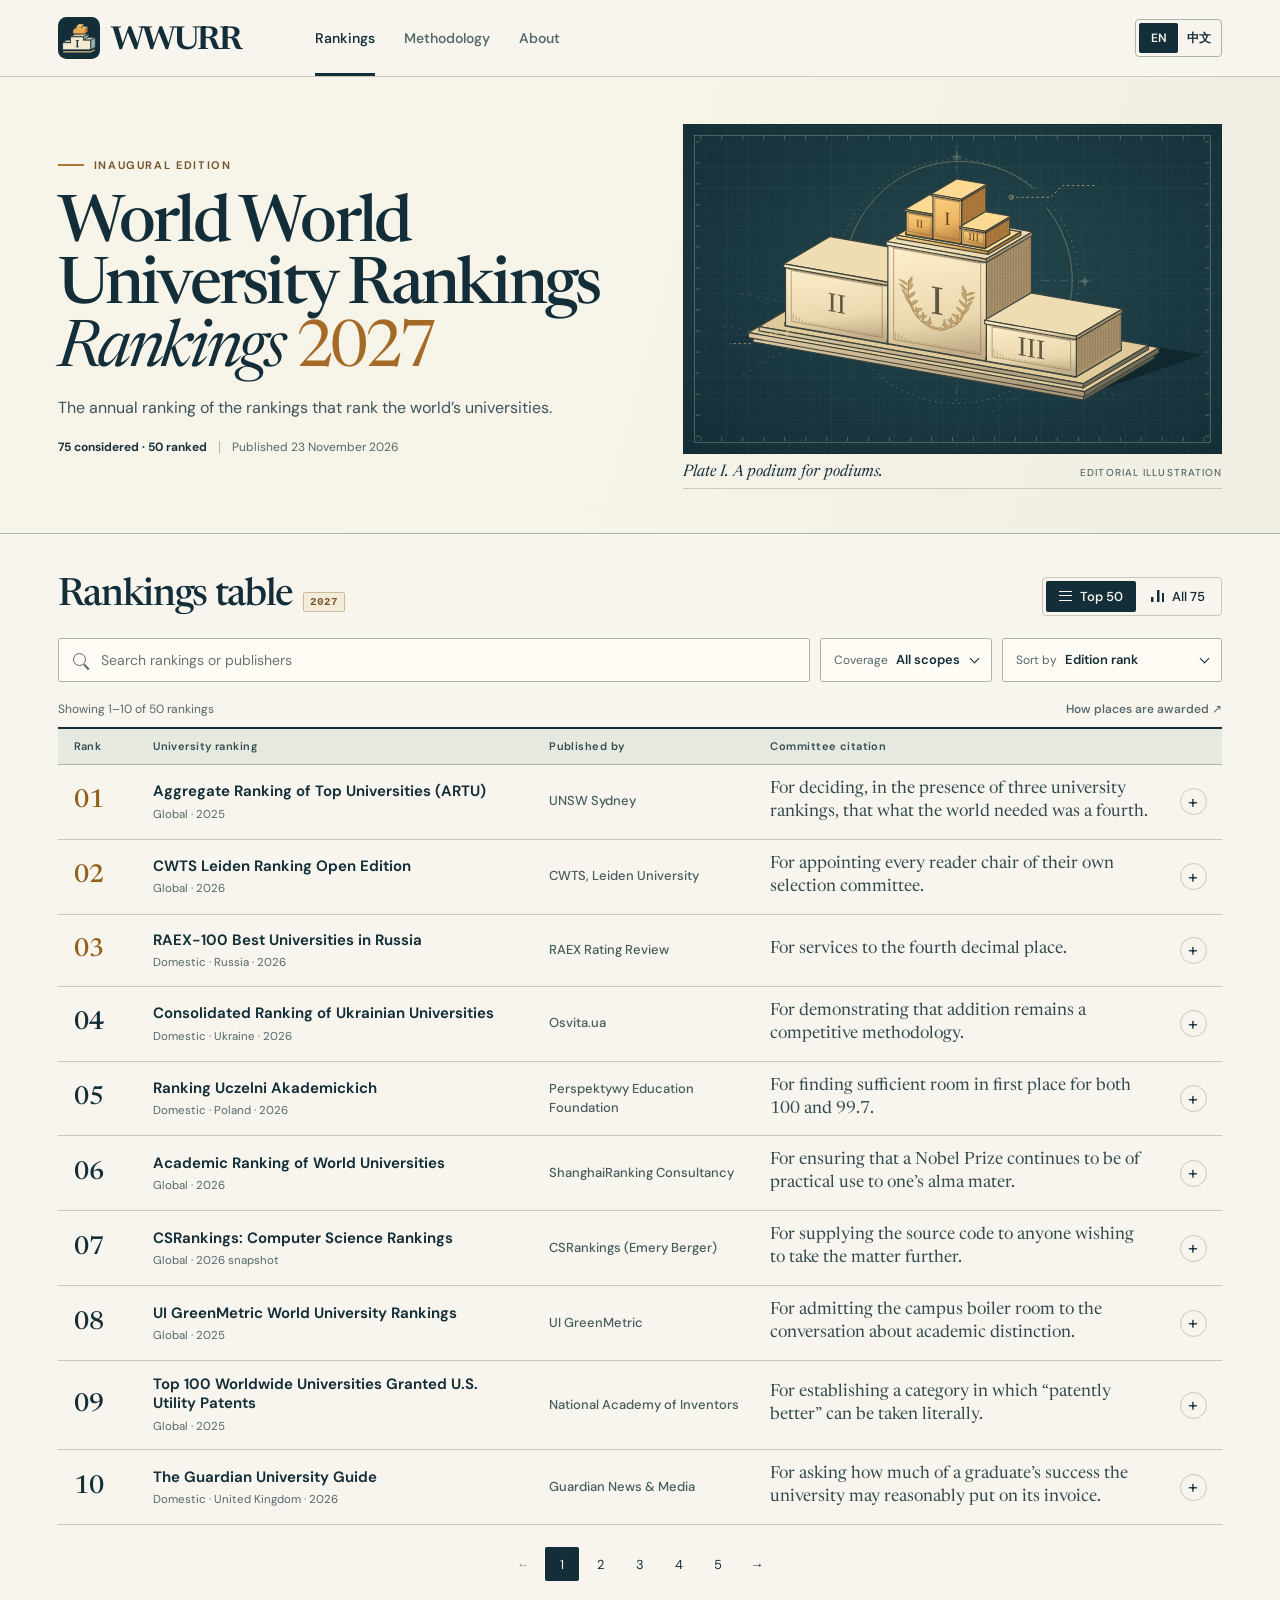
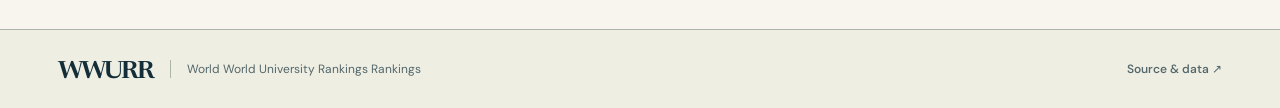
<file: index.html>
<!doctype html>
<html lang="en"><head>
  <meta charset="utf-8"><meta name="viewport" content="width=device-width, initial-scale=1">
  <title>World World University Rankings Rankings</title>
  <link rel="icon" href="assets/mark.svg" type="image/svg+xml">
  <link rel="canonical" href="https://silvanxiang.github.io/world-world-university-rankings-rankings/2027/">
  <script>location.replace("./2027/" + location.search + location.hash);</script>
</head><body><h1>World World University Rankings Rankings</h1><a href="./2027/">Open the 2027 edition · 查看 2027 年版</a></body></html>
</file>
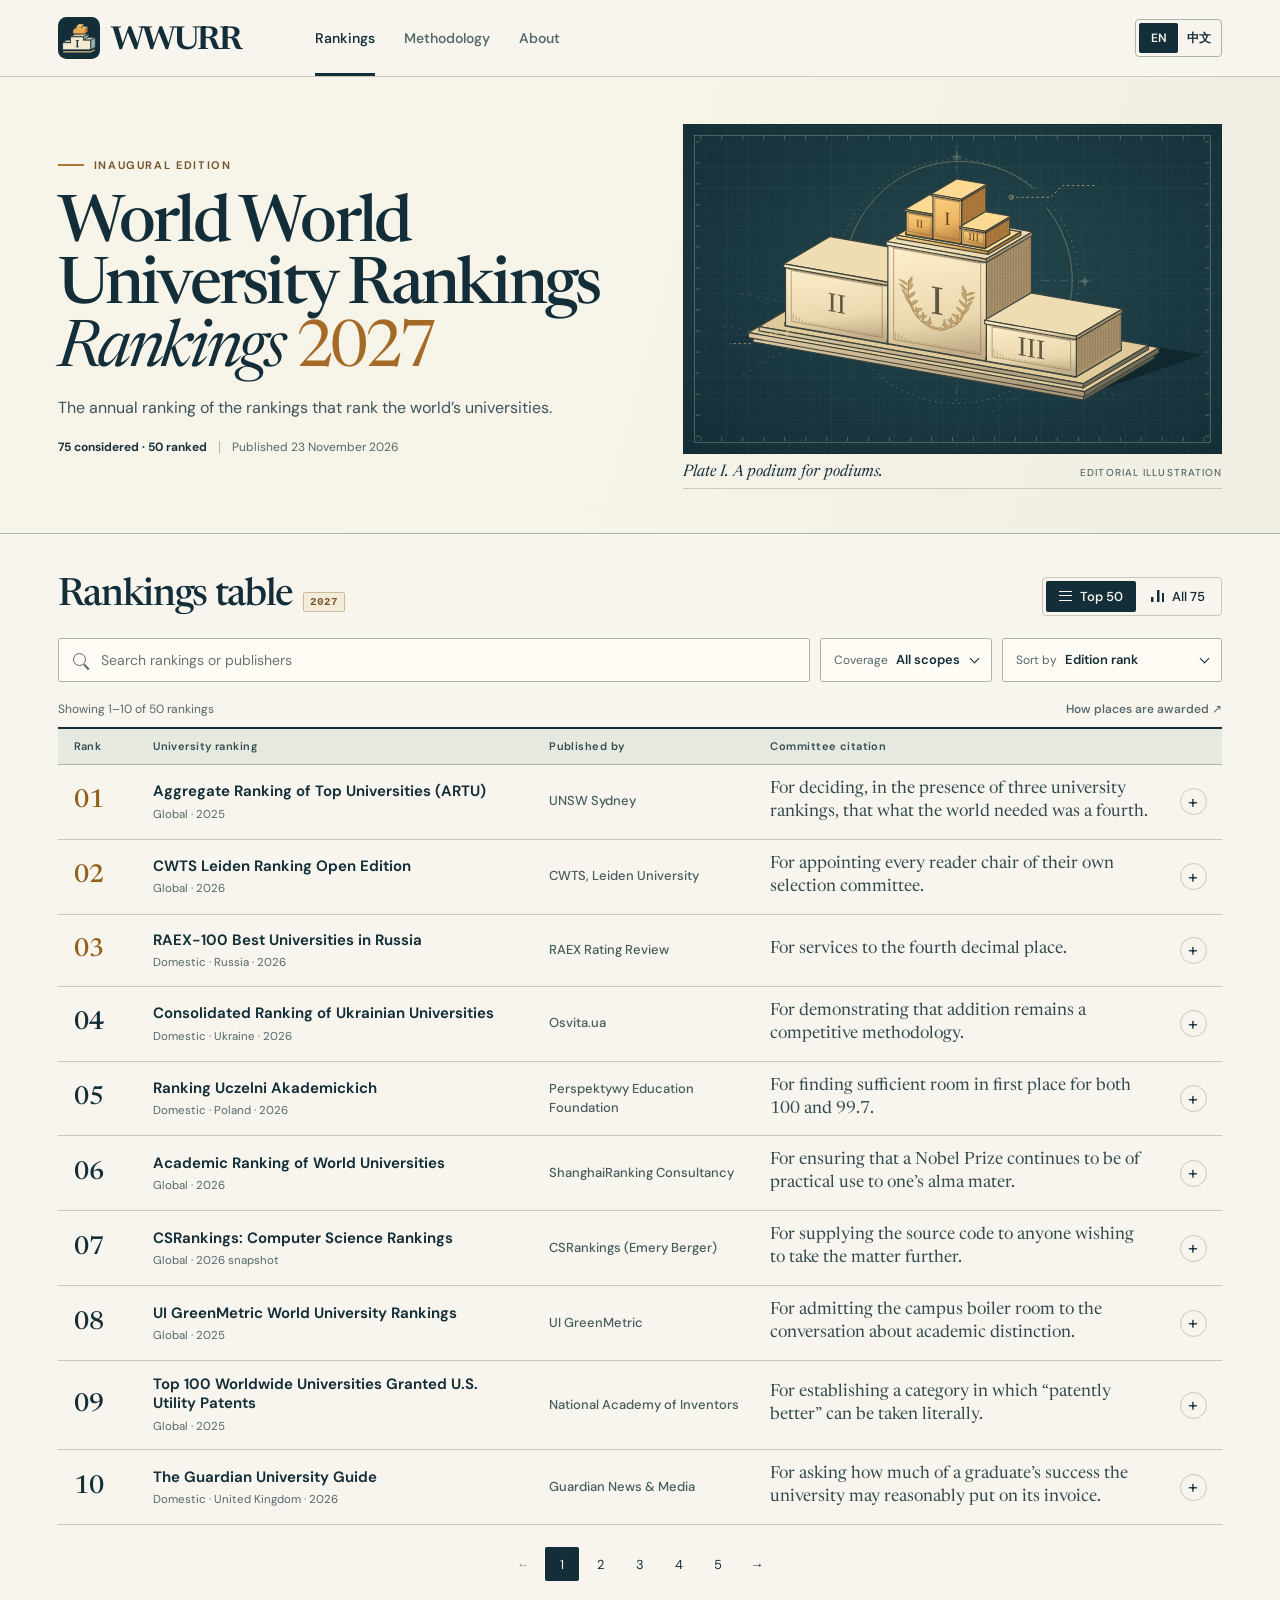
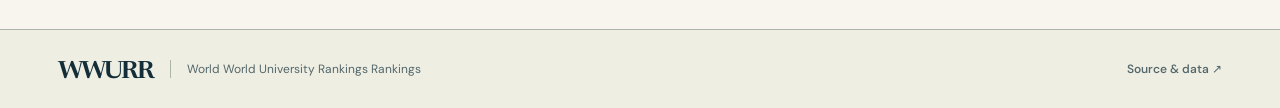
<file: 2027/index.html>
<!doctype html>
<html lang="en">
<head>
  <meta charset="utf-8">
  <meta name="viewport" content="width=device-width, initial-scale=1">
  <meta name="theme-color" content="#142e39">
  <title>World World University Rankings Rankings 2027</title>
  <meta name="description" content="75 university rankings considered. 50 places awarded. Read the 2027 bilingual ranking of rankings and the committee’s citations.">
  <meta property="og:title" content="World World University Rankings Rankings 2027">
  <meta property="og:description" content="75 university rankings considered. 50 places awarded. Read the 2027 bilingual ranking of rankings and the committee’s citations.">
  <meta property="og:type" content="website">
  <link rel="icon" type="image/svg+xml" href="../assets/mark.svg">
  <link rel="preload" href="../assets/fonts/newsreader-normal.woff2" as="font" type="font/woff2" crossorigin>
  <link rel="stylesheet" href="../assets/site.css">
  <script src="edition.js" defer></script>
  <script src="../assets/copy.js" defer></script>
  <script src="../assets/site.js" defer></script>
</head>
<body data-page="rankings">
  <a href="#main" class="skip" data-i18n="skip">Skip to content</a>
  <header class="site-header">
    <div class="wrap nav-wrap">
      <a class="brand" href="./" aria-label="World World University Rankings Rankings">
        <img src="../assets/mark.svg" alt="" width="42" height="42">
        <span class="brand-name">WWURR</span>
      </a>
      <nav class="primary-nav" aria-label="Primary" data-i18n-aria="nav">
        <a href="./" aria-current="page" data-i18n="rankingsNav">Rankings</a>
        <a href="methodology.html" data-i18n="methodNav">Methodology</a>
        <a href="../about.html" data-i18n="aboutNav">About</a>
      </nav>
      <div class="locale" role="group" aria-label="Language" data-i18n-aria="language"><button type="button" lang="en" data-lang="en" aria-pressed="true">EN</button><button type="button" lang="zh-CN" data-lang="zh" aria-pressed="false">中文</button></div>
    </div>
  </header>
  <main id="main">
    <section class="hero"><div class="wrap hero-grid">
      <div class="hero-copy">
        <div class="eyebrow edition-kicker"><span class="edition-line"></span><span data-i18n="inaugural">Inaugural edition</span></div>
        <h1 id="edition-title"><span>World World</span><span>University Rankings</span><span><i>Rankings</i> <strong>2027</strong></span></h1>
        <p data-i18n="intro">The annual ranking of the rankings that rank the world’s universities.</p>
        <div class="publication"><strong data-i18n="editionStats">75 considered · 50 ranked</strong><span class="publication-divider" aria-hidden="true"></span><time datetime="2026-11-23" data-i18n="date">Published 23 November 2026</time></div>
      </div>
      <figure class="edition-plate">
        <img src="../assets/double-podium.svg" width="640" height="390" alt="A golden miniature winners’ podium mounted on a larger engraved podium." data-i18n-alt="plateAlt">
        <figcaption><span data-i18n="plateCaption">Plate I. A podium for podiums.</span><span data-i18n="plateMedium">Editorial illustration</span></figcaption>
      </figure>
    </div></section>
    <section class="wrap directory" id="rankings" aria-labelledby="directory-title">
      <div class="directory-heading"><div class="title-group"><h2 id="directory-title" data-i18n="tableTitle">Rankings table</h2><span class="edition-tag">2027</span></div>
        <div class="view-switch" role="group" data-i18n-aria="viewLabel" aria-label="Table view"><button type="button" data-view="ranked" aria-pressed="true"><span class="list-icon" aria-hidden="true"></span><span data-i18n="rankedView">Top 50</span></button><button type="button" data-view="all" aria-pressed="false"><span class="bars-icon" aria-hidden="true"></span><span data-i18n="longlist">All 75</span></button></div>
      </div>
      <div class="controls">
        <label class="search-control"><span class="mag" aria-hidden="true"></span><span class="sr" data-i18n="searchLabel">Search rankings or publishers</span><input id="search" type="search" placeholder="Search rankings or publishers" data-i18n-placeholder="searchLabel" autocomplete="off"></label>
        <label class="select-control"><span data-i18n="coverage">Coverage</span><select id="coverage"></select><i aria-hidden="true"></i></label>
        <label class="select-control sort-control"><span data-i18n="sortBy">Sort by</span><select id="sort"></select><i aria-hidden="true"></i></label>
      </div>
      <div class="list-status"><span id="count" role="status"></span><a href="methodology.html" data-i18n="scoringLink">How places are awarded ↗</a></div>
      <div class="table-frame">
        <table id="ranking-table"><caption class="sr" data-i18n="tableCaption">2027 ranking of university rankings. Open a title to see its publication record.</caption><thead><tr><th scope="col" data-i18n="rank">Rank</th><th scope="col" data-i18n="series">University ranking</th><th scope="col" class="issuer-heading" data-i18n="publisher">Published by</th><th scope="col" class="citation-heading" data-i18n="citation">Committee citation</th><th scope="col"><span class="sr" data-i18n="record">Publication record</span></th></tr></thead><tbody></tbody></table>
        <div id="empty" hidden><h3 data-i18n="noResults">No matching rankings</h3><p data-i18n="searchHint">Try another name or widen the coverage.</p><button id="clear" class="text-button" type="button" data-i18n="reset">Reset filters</button></div>
      </div>
      <nav id="pager" aria-label="Results pages" data-i18n-aria="pages"></nav>
      <noscript>The searchable table requires JavaScript. <a href="edition.js">Read the edition data.</a></noscript>
    </section>
  </main>
  <footer class="site-footer"><div class="wrap footer-inner">
    <div><span class="foot-brand">WWURR</span><span class="footer-title" data-i18n="brand">World World University Rankings Rankings</span></div>
    <a href="https://github.com/SilvanXiang/world-world-university-rankings-rankings" data-i18n="sourceCode">Source &amp; data ↗</a>
  </div></footer>
</body></html>
</file>
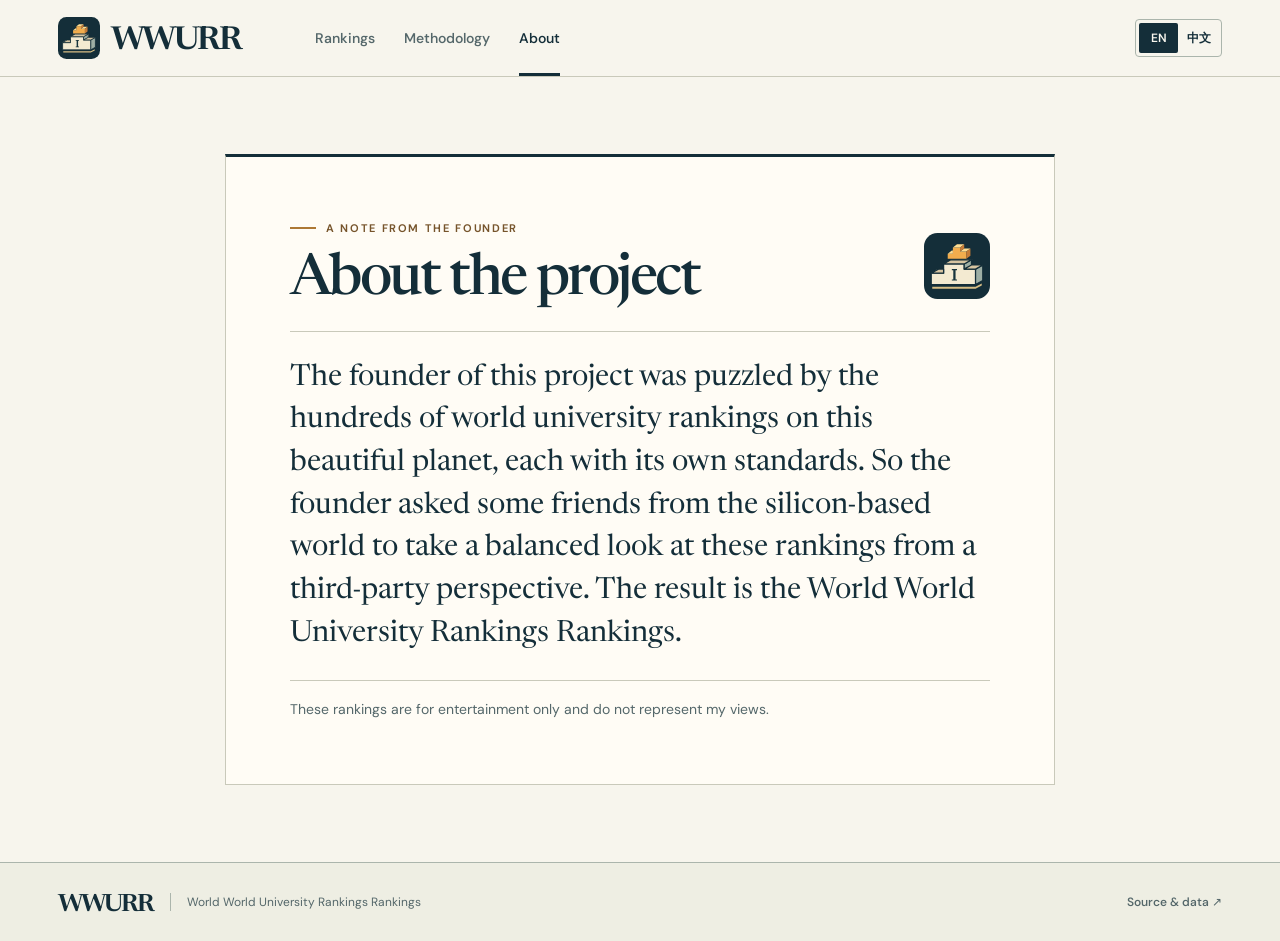
<file: about.html>
<!doctype html>
<html lang="en"><head><meta charset="utf-8"><meta name="viewport" content="width=device-width, initial-scale=1">
  <title>About · World World University Rankings Rankings</title>
  <meta name="description" content="A note from the founder of World World University Rankings Rankings.">
  <meta name="theme-color" content="#142e39"><link rel="icon" href="assets/mark.svg" type="image/svg+xml"><link rel="stylesheet" href="assets/site.css">
  <script src="assets/copy.js" defer></script><script src="assets/site.js" defer></script>
</head><body data-page="about">
<a class="skip" href="#main" data-i18n="skip">Skip to content</a>
<header class="site-header"><div class="wrap nav-wrap">
  <a class="brand" href="./" aria-label="World World University Rankings Rankings"><img src="assets/mark.svg" width="42" height="42" alt=""><span class="brand-name">WWURR</span></a>
  <nav class="primary-nav" aria-label="Primary" data-i18n-aria="nav"><a href="2027/" data-i18n="rankingsNav">Rankings</a><a href="2027/methodology.html" data-i18n="methodNav">Methodology</a><a href="about.html" aria-current="page" data-i18n="aboutNav">About</a></nav>
  <div class="locale" role="group" aria-label="Language" data-i18n-aria="language"><button type="button" lang="en" data-lang="en" aria-pressed="true">EN</button><button type="button" lang="zh-CN" data-lang="zh" aria-pressed="false">中文</button></div>
</div></header>
<main class="wrap about-main" id="main"><article class="about-letter">
  <div class="letter-heading"><div><div class="eyebrow edition-kicker"><span class="edition-line"></span><span data-i18n="founderNote">A note from the founder</span></div><h1 data-i18n="aboutTitle">About the project</h1></div><img src="assets/mark.svg" alt="" width="66" height="66"></div>
  <p class="origin" data-i18n="origin">The founder of this project was puzzled by the hundreds of world university rankings on this beautiful planet, each with its own standards. So the founder asked some friends from the silicon-based world to take a balanced look at these rankings from a third-party perspective. The result is the World World University Rankings Rankings.</p>
  <p class="statement" data-i18n="entertainment">These rankings are for entertainment only and do not represent my views.</p>
</article></main>
<footer class="site-footer"><div class="wrap footer-inner"><div><span class="foot-brand">WWURR</span><span class="footer-title" data-i18n="brand">World World University Rankings Rankings</span></div><a href="https://github.com/SilvanXiang/world-world-university-rankings-rankings" data-i18n="sourceCode">Source &amp; data ↗</a></div></footer>
</body></html>
</file>
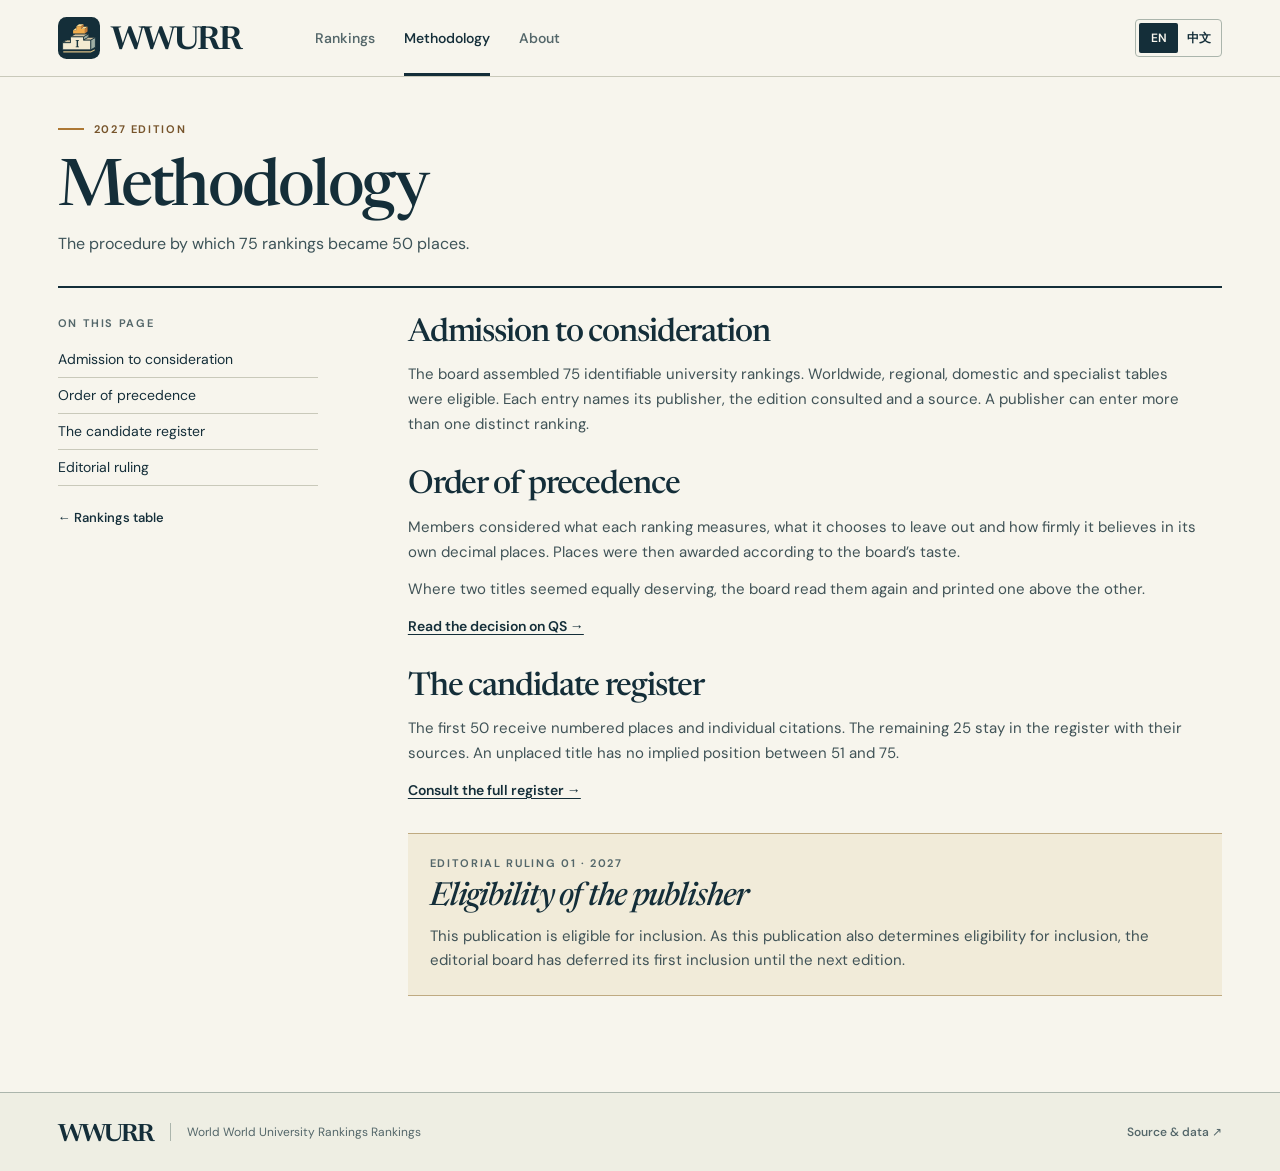
<file: 2027/methodology.html>
<!doctype html>
<html lang="en">
<head>
  <meta charset="utf-8">
  <meta name="viewport" content="width=device-width, initial-scale=1">
  <meta name="theme-color" content="#142e39">
  <title>Methodology · World World University Rankings Rankings 2027</title>
  <meta name="description" content="The editorial procedure for awarding fifty places to seventy-five university rankings.">
  <meta property="og:title" content="Methodology · World World University Rankings Rankings 2027">
  <meta property="og:description" content="The editorial procedure for awarding fifty places to seventy-five university rankings.">
  <meta property="og:type" content="website">
  <link rel="icon" type="image/svg+xml" href="../assets/mark.svg">
  <link rel="preload" href="../assets/fonts/newsreader-normal.woff2" as="font" type="font/woff2" crossorigin>
  <link rel="stylesheet" href="../assets/site.css">
  <script src="../assets/copy.js" defer></script>
  <script src="../assets/site.js" defer></script>
</head>
<body data-page="method">
  <a href="#main" class="skip" data-i18n="skip">Skip to content</a>
  <header class="site-header">
    <div class="wrap nav-wrap">
      <a class="brand" href="./" aria-label="World World University Rankings Rankings">
        <img src="../assets/mark.svg" alt="" width="42" height="42">
        <span class="brand-name">WWURR</span>
      </a>
      <nav class="primary-nav" aria-label="Primary" data-i18n-aria="nav">
        <a href="./" data-i18n="rankingsNav">Rankings</a>
        <a href="methodology.html" aria-current="page" data-i18n="methodNav">Methodology</a>
        <a href="../about.html" data-i18n="aboutNav">About</a>
      </nav>
      <div class="locale" role="group" aria-label="Language" data-i18n-aria="language"><button type="button" lang="en" data-lang="en" aria-pressed="true">EN</button><button type="button" lang="zh-CN" data-lang="zh" aria-pressed="false">中文</button></div>
    </div>
  </header>
  <main id="main" class="wrap method-main">
    <div class="method-header"><div class="eyebrow edition-kicker"><span class="edition-line"></span><span data-i18n="editionLabel">2027 edition</span></div>
      <h1 data-i18n="methodTitle">Methodology</h1><p data-i18n="methodIntro">The procedure by which 75 rankings became 50 places.</p>
    </div>
    <div class="method-layout">
      <aside class="contents"><div class="eyebrow" data-i18n="contents">On this page</div><nav data-i18n-aria="contents" aria-label="On this page">
        <a href="#selection" data-i18n="selection">Admission to consideration</a><a href="#deliberation" data-i18n="deliberation">Order of precedence</a><a href="#register" data-i18n="register">The candidate register</a><a href="#ruling" data-i18n="ruling">Editorial ruling</a>
      </nav><a class="return-link" href="./#rankings" data-i18n="backTable">← Rankings table</a></aside>
      <article class="method-body">
        <section id="selection"><h2 data-i18n="selection">Admission to consideration</h2><p data-i18n="selectionText">The board assembled 75 identifiable university rankings. Worldwide, regional, domestic and specialist tables were eligible. Each entry names its publisher, the edition consulted and a source. A publisher can enter more than one distinct ranking.</p></section>
        <section id="deliberation"><h2 data-i18n="deliberation">Order of precedence</h2><p data-i18n="deliberationText">Members considered what each ranking measures, what it chooses to leave out and how firmly it believes in its own decimal places. Places were then awarded according to the board’s taste.</p><p data-i18n="tieText">Where two titles seemed equally deserving, the board read them again and printed one above the other.</p><a class="method-link" href="./#ranking-qs" data-i18n="examplesLink">Read the decision on QS →</a></section>
        <section id="register"><h2 data-i18n="register">The candidate register</h2><p data-i18n="registerText">The first 50 receive numbered places and individual citations. The remaining 25 stay in the register with their sources. An unplaced title has no implied position between 51 and 75.</p><a class="method-link" href="./?view=all#rankings" data-i18n="registerLink">Consult the full register →</a></section>
        <section id="ruling" class="ruling"><div class="eyebrow" data-i18n="rulingNumber">Editorial ruling 01 · 2027</div><h2 data-i18n="recusal">Eligibility of the publisher</h2><p data-i18n="rulingText">This publication is eligible for inclusion. As this publication also determines eligibility for inclusion, the editorial board has deferred its first inclusion until the next edition.</p></section>
      </article>
    </div>
  </main>
  <footer class="site-footer"><div class="wrap footer-inner">
    <div><span class="foot-brand">WWURR</span><span class="footer-title" data-i18n="brand">World World University Rankings Rankings</span></div>
    <a href="https://github.com/SilvanXiang/world-world-university-rankings-rankings" data-i18n="sourceCode">Source &amp; data ↗</a>
  </div></footer>
</body></html>
</file>
<file: assets/site.css>
@font-face {
  font-family: Newsreader;
  src: url("fonts/newsreader-normal.woff2") format("woff2");
  font-weight: 400 650;
  font-display: swap;
}

@font-face {
  font-family: Newsreader;
  src: url("fonts/newsreader-italic.woff2") format("woff2");
  font-style: italic;
  font-weight: 400 650;
  font-display: swap;
}

@font-face {
  font-family: "DM Sans";
  src: url("fonts/dm-sans-normal.woff2") format("woff2");
  font-weight: 400 700;
  font-display: swap;
}

:root {
  --ink: #142e39;
  --muted: #54676a;
  --paper: #f7f5ed;
  --white: #fffcf5;
  --line: #c9c9ba;
  --rule: #abb5ac;
  --gold: #a66a28;
  --serif: Newsreader,Georgia,"Songti SC","Noto Serif CJK SC",SimSun,serif;
  --sans: "DM Sans","Segoe UI","PingFang SC","Microsoft YaHei",sans-serif;
  --mono: Consolas,"Liberation Mono",monospace;
}

* {
  box-sizing: border-box;
}

html {
  scroll-padding-top: 22px;
}

body {
  margin: 0;
  background: var(--paper);
  color: var(--ink);
  font: 15px/1.5 var(--sans);
  -webkit-font-smoothing: antialiased;
}

a {
  color: inherit;
  text-decoration-thickness: 1px;
  text-underline-offset: 3px;
}

button,input,select {
  font: inherit;
  color: inherit;
}

button,select {
  cursor: pointer;
}

button {
  background: none;
  border: 0;
}

button:focus-visible,a:focus-visible,input:focus-visible,select:focus-visible {
  outline: 3px solid #377f9a;
  outline-offset: 3px;
}

button:disabled {
  cursor: default;
}

[hidden] {
  display: none!important;
}

.wrap {
  width: min(1320px,calc(100% - clamp(44px,9vw,156px)));
  margin-inline: auto;
}

.sr,.skip:not(:focus) {
  position: absolute;
  width: 1px;
  height: 1px;
  overflow: hidden;
  clip-path: inset(50%);
  white-space: nowrap;
}

.skip:focus {
  position: fixed;
  top: 8px;
  left: 8px;
  background: var(--white);
  padding: 10px;
  z-index: 5;
}

.site-header {
  border-bottom: 1px solid var(--line);
  background: var(--paper);
}

.nav-wrap {
  min-height: 76px;
  display: flex;
  align-items: center;
  gap: clamp(26px,5.8vw,90px);
}

.brand {
  display: inline-flex;
  align-items: center;
  gap: 11px;
  text-decoration: none;
}

.brand img {
  display: block;
}

.brand-name,.foot-brand {
  font: 600 32px/.95 var(--serif);
  letter-spacing: -.075em;
  padding-top: 6px;
}

.primary-nav {
  display: flex;
  align-items: stretch;
  gap: 29px;
  align-self: stretch;
}

.primary-nav a {
  position: relative;
  display: grid;
  place-items: center;
  color: var(--muted);
  font-size: 14px;
  font-weight: 550;
  text-decoration: none;
}

.primary-nav [aria-current] {
  color: var(--ink);
}

.primary-nav [aria-current]::after {
  content: "";
  position: absolute;
  bottom: 0;
  width: 100%;
  height: 3px;
  background: var(--ink);
}

.primary-nav a:hover,.list-status a:hover,.footer-inner a:hover,.return-link:hover {
  text-decoration: underline;
}

.locale {
  display: flex;
  align-items: center;
  margin-left: auto;
  border: 1px solid var(--rule);
  border-radius: 4px;
  padding: 3px;
  gap: 1px;
}

.locale button {
  min-height: 30px;
  min-width: 39px;
  border-radius: 2px;
  font: 600 12px/1 var(--sans);
}

.locale button[aria-pressed="true"] {
  background: var(--ink);
  color: var(--paper);
}

.locale button[aria-pressed="false"]:hover,.view-switch button[aria-pressed="false"]:hover {
  background: #e5e5d9;
}

.hero {
  border-bottom: 1px solid var(--rule);
  background: linear-gradient(105deg,#f7f4e9 0%,#f6f3e9 55%,#f0eee2 100%);
}

.hero-grid {
  display: grid;
  grid-template-columns: 1.04fr 1fr;
  align-items: center;
  column-gap: clamp(32px,5vw,88px);
  padding: clamp(32px,3.7vw,61px) 0 clamp(29px,3.4vw,52px);
}

.eyebrow {
  font: 650 11px/1.35 var(--sans);
  text-transform: uppercase;
  letter-spacing: .15em;
  color: var(--muted);
}

.edition-kicker {
  display: flex;
  align-items: center;
  gap: 10px;
  color: #76542b;
}

.edition-line {
  height: 2px;
  width: 26px;
  background: #ad7834;
}

.hero h1,.method-header h1 {
  font: 500 clamp(49px,5.1vw,83px)/.96 var(--serif);
  letter-spacing: -.042em;
  margin: 22px 0 13px;
}

.hero h1 span {
  display: block;
}

.hero h1 i {
  font-weight: 400;
}

.hero h1 strong {
  font-weight: 400;
  color: var(--gold);
  letter-spacing: -.055em;
}

.hero-copy>p,.method-header>p {
  font-size: clamp(16px,1.25vw,20px);
  line-height: 1.5;
  max-width: 45ch;
  margin: 10px 0;
  color: #3d5358;
}

.publication {
  display: flex;
  align-items: center;
  gap: 8px;
  color: var(--muted);
  font-size: 12px;
  margin-top: 18px;
}

.edition-plate {
  margin: 0;
  min-width: 0;
}

.edition-plate img {
  width: 100%;
  height: auto;
  display: block;
  border: 1px solid #122a31;
}

.edition-plate figcaption {
  display: flex;
  align-items: baseline;
  justify-content: space-between;
  gap: 12px;
  border-bottom: 1px solid var(--line);
  padding: 9px 0 6px;
}

.edition-plate figcaption span:first-child {
  font: italic 16px/1.2 var(--serif);
}

.edition-plate figcaption span:last-child {
  font: 500 10px/1.3 var(--sans);
  text-transform: uppercase;
  letter-spacing: .11em;
  color: var(--muted);
}

.directory {
  padding: clamp(34px,3.3vw,52px) 0 48px;
}

.directory-heading,.title-group,.view-switch,.controls,.list-status,.footer-inner,.footer-inner>div {
  display: flex;
  align-items: center;
}

.directory-heading {
  justify-content: space-between;
  gap: 16px;
  margin-bottom: 21px;
}

.title-group {
  align-items: baseline;
  gap: 10px;
}

h2 {
  font: 500 38px/1.08 var(--serif);
  letter-spacing: -.035em;
  margin: 0;
}

.edition-tag {
  font: 550 11px/1 var(--mono);
  letter-spacing: .04em;
  border: 1px solid #c9bd9e;
  color: #74562e;
  background: #f2ecd9;
  padding: 4px 6px 3px;
  border-radius: 2px;
}

.view-switch {
  padding: 3px;
  border: 1px solid var(--line);
  gap: 2px;
  border-radius: 4px;
}

.view-switch button {
  display: flex;
  align-items: center;
  justify-content: center;
  gap: 8px;
  font-weight: 550;
  font-size: 13px;
  padding: 6px 13px;
  border-radius: 2px;
}

.view-switch [aria-pressed="true"] {
  color: var(--paper);
  background: var(--ink);
}

.list-icon {
  display: block;
  width: 13px;
  height: 10px;
  border-block: 1.4px solid;
  position: relative;
}

.list-icon::after {
  content: "";
  position: absolute;
  left: 0;
  right: 0;
  top: 3px;
  border-top: 1.4px solid;
}

.bars-icon {
  width: 13px;
  height: 12px;
  display: block;
  background: linear-gradient(currentColor,currentColor) left bottom/2.5px 5px no-repeat,linear-gradient(currentColor,currentColor) center bottom/2.5px 12px no-repeat,linear-gradient(currentColor,currentColor) right bottom/2.5px 9px no-repeat;
}

.controls {
  gap: 10px;
}

.search-control,.select-control {
  height: 44px;
  border: 1px solid var(--rule);
  background: var(--white);
  border-radius: 3px;
  display: flex;
  align-items: center;
  position: relative;
}

.search-control {
  flex: 1 1 32%;
  min-width: 160px;
  gap: 12px;
  padding-inline: 14px;
}

.mag {
  width: 13px;
  height: 13px;
  border: 1.6px solid var(--muted);
  border-radius: 50%;
  position: relative;
  flex-shrink: 0;
}

.mag::after {
  content: "";
  width: 7px;
  height: 1.6px;
  background: var(--muted);
  position: absolute;
  right: -5px;
  bottom: -2px;
  transform: rotate(48deg);
}

.search-control input {
  height: 100%;
  width: 100%;
  min-width: 0;
  border: none;
  background: transparent;
  font-size: 14px;
  padding: 0 3px;
}

.search-control input:focus-visible {
  outline: 0;
}

.search-control:focus-within {
  outline: 2px solid #377f9a;
  outline-offset: 1px;
}

.search-control input::placeholder {
  color: #667273;
}

.select-control {
  padding-left: 13px;
}

.select-control>span {
  font-size: 12px;
  color: var(--muted);
  margin-right: 6px;
  white-space: nowrap;
}

.select-control select {
  appearance: none;
  border: none;
  background: none;
  padding: 0 31px 0 2px;
  height: 100%;
  max-width: 210px;
  font-size: 13px;
  font-weight: 600;
}

.select-control i {
  width: 7px;
  height: 7px;
  border-right: 1.3px solid;
  border-bottom: 1.3px solid;
  transform: rotate(45deg);
  position: absolute;
  right: 13px;
  top: 16px;
  pointer-events: none;
}

.list-status {
  justify-content: space-between;
  gap: 8px;
  font-size: 12px;
  margin: 18px 0 9px;
  color: var(--muted);
}

.list-status a,.footer-inner a,.return-link {
  font-weight: 550;
  text-decoration: none;
}

table {
  width: 100%;
  border-collapse: collapse;
  text-align: left;
  table-layout: fixed;
}

thead {
  background: #e6e9df;
  border-top: 2px solid var(--ink);
  border-bottom: 1px solid var(--rule);
}

th {
  font-weight: 600;
  font-size: 11px;
  letter-spacing: .04em;
  line-height: 1.35;
  color: #354d51;
}

th,td {
  padding: 10px 14px;
}

th:first-child,td:first-child {
  padding-left: 16px;
}

.table-record {
  border-bottom: 1px solid var(--line);
}

.table-record:hover,.table-record.expanded {
  background: #efeee2;
}

.table-record td {
  padding-block: 14px;
}

.rank-number {
  font: 500 25px/1 var(--serif);
  font-variant-numeric: lining-nums tabular-nums;
  white-space: nowrap;
}

.table-record[data-top="true"] .rank-number {
  color: #92601e;
}

.publisher-cell {
  min-width: 0;
}

.publisher-name {
  font-weight: 650;
  font-size: 15px;
  line-height: 1.28;
  text-align: inherit;
  padding: 0;
  text-decoration-thickness: 1px;
  text-underline-offset: 3px;
  overflow-wrap: anywhere;
}

.publisher-name:hover {
  text-decoration: underline;
}

.publisher-meta,.small-ranking {
  font-size: 11.5px;
  color: var(--muted);
  display: block;
  line-height: 1.45;
  margin-top: 4px;
}

.small-ranking {
  display: none;
}

.toggle-cell {
  padding-inline: 0;
  text-align: center;
}

.row-toggle {
  display: inline-grid;
  place-items: center;
  border: 1px solid var(--line);
  width: 27px;
  height: 27px;
  border-radius: 50%;
  font: 400 18px/1 var(--sans);
}

.row-toggle:hover,.row-toggle[aria-expanded="true"] {
  background: var(--ink);
  border-color: var(--ink);
  color: var(--paper);
}

.detail-row {
  background: #efeee2;
  border-bottom: 1px solid var(--rule);
}

.detail-row>td {
  padding: 0!important;
}

.record-detail {
  border-left: 3px solid #bc995c;
  margin: 0 0 18px 16px;
  padding: 8px clamp(14px,2.4vw,35px) 10px;
}

.detail-head {
  display: flex;
  justify-content: space-between;
  align-items: baseline;
  gap: 12px;
}

.detail-head h3 {
  font: 500 25px/1.1 var(--serif);
  letter-spacing: -.025em;
  margin: 0 0 4px;
}

.detail-head>span {
  font: 500 11px var(--mono);
  white-space: nowrap;
  color: var(--muted);
}

.detail-note {
  max-width: 85ch;
  font-size: 14px;
  line-height: 1.5;
  margin: 7px 0;
}

.partners {
  font-size: 12px;
  color: var(--muted);
  margin: 4px 0;
}

.record-links {
  display: flex;
  flex-wrap: wrap;
  gap: 7px 17px;
  font-size: 12px;
}

.record-links a {
  font-weight: 600;
}

#empty {
  text-align: center;
  padding: 36px 14px;
  border-bottom: 1px solid var(--line);
}

#empty h3 {
  font: 500 26px var(--serif);
  margin: 5px;
}

.text-button {
  font-weight: 600;
  text-decoration: underline;
  text-underline-offset: 3px;
}

#pager {
  display: flex;
  gap: 5px;
  justify-content: center;
  align-items: center;
  margin-top: 22px;
}

#pager button {
  min-width: 34px;
  min-height: 34px;
  font-size: 13px;
  border: 1px solid transparent;
  border-radius: 2px;
}

#pager button:hover:not(:disabled) {
  border-color: var(--rule);
}

#pager [aria-current="page"] {
  background: var(--ink);
  color: var(--paper);
}

#pager button:disabled {
  color: #8d9694;
}

.site-footer {
  border-top: 1px solid var(--rule);
  background: #eeeee3;
}

.footer-inner {
  justify-content: space-between;
  gap: 14px;
  min-height: 78px;
  color: var(--muted);
  font-size: 12px;
}

.footer-inner>div {
  gap: 16px;
}

.foot-brand {
  font-size: 24px;
  color: var(--ink);
}

.footer-title {
  border-left: 1px solid var(--rule);
  padding-left: 16px;
}

.method-main {
  padding-block: 45px 64px;
}

.method-header {
  border-bottom: 2px solid var(--ink);
  padding-bottom: 20px;
}

.method-header h1 {
  margin-bottom: 8px;
}

.method-header>p {
  max-width: none;
}

.method-layout {
  display: grid;
  grid-template-columns: minmax(160px,.32fr) minmax(0,1fr);
  gap: clamp(24px,7vw,115px);
  padding-top: 28px;
}

.contents {
  align-self: start;
  position: sticky;
  top: 22px;
}

.contents nav {
  display: grid;
  margin: 12px 0 20px;
}

.contents nav a {
  font-size: 14px;
  text-decoration: none;
  padding: 7px 0;
  border-bottom: 1px solid var(--line);
}

.contents nav a:hover {
  text-decoration: underline;
}

.return-link {
  font-size: 13px;
}

.method-body {
  max-width: 850px;
}

.method-body section {
  margin: 0 0 32px;
  scroll-margin-top: 24px;
}

.method-body h2 {
  font-size: 32px;
  margin-bottom: 12px;
}

.method-body p {
  max-width: 79ch;
  color: #405357;
  font-size: 15px;
  margin: 8px 0 13px;
  line-height: 1.65;
}

.ruling {
  border-block: 1px solid #bfaa81;
  background: #f1ebd9;
  padding: 22px;
}

.ruling h2 {
  margin: 9px 0;
  font-style: italic;
}

.ruling p {
  margin: 0;
}

html:lang(zh-CN) .hero h1 {
  font-size: clamp(46px,4.45vw,72px);
  line-height: 1.10;
}

html:lang(zh-CN) .hero h1 i {
  font-style: normal;
}

html:lang(zh-CN) .eyebrow,html:lang(zh-CN) figcaption span {
  letter-spacing: .045em;
}

html:lang(zh-CN) h2,html:lang(zh-CN) h3 {
  line-height: 1.35;
}

@media(min-width:1600px) {
  .hero-grid {
    column-gap: 84px;
  }
  .hero h1 {
    font-size: 83px;
  }
}

@media(max-width:1000px) {
  .wrap {
    width: calc(100% - 60px);
  }
  .hero-grid {
    gap: 32px;
  }
  .hero h1 {
    font-size: clamp(44px,5.3vw,56px);
  }
  th,td {
    padding-inline: 9px;
  }
  .select-control {
    padding-left: 9px;
  }
  .select-control select {
    max-width: 170px;
  }
  .edition-plate figcaption span:last-child {
    font-size: 9px;
  }
}

@media(max-width:760px) {
  .wrap {
    width: calc(100% - 36px);
  }
  .nav-wrap {
    min-height: 62px;
    gap: 20px;
  }
  .brand {
    gap: 8px;
  }
  .brand img {
    width: 33px;
    height: 33px;
  }
  .brand-name {
    font-size: 26px;
  }
  .primary-nav {
    gap: 15px;
  }
  .primary-nav a {
    font-size: 12px;
  }
  .locale button {
    min-width: 31px;
    min-height: 26px;
  }
  .hero-grid {
    column-gap: 22px;
    padding: 27px 0;
  }
  .hero h1 {
    font-size: clamp(36px,5.5vw,48px);
    margin: 18px 0 8px;
  }
  .hero-copy>p {
    font-size: 14px;
  }
  .publication {
    font-size: 11px;
    margin-top: 12px;
  }
  .edition-plate figcaption span:last-child {
    display: none;
  }
  .controls {
    flex-wrap: wrap;
    gap: 8px;
  }
  .search-control {
    flex: 1 0 100%;
  }
  .select-control {
    flex: 1 1 0;
    min-width: 0;
  }
  .select-control select {
    width: 100%;
    max-width: none;
    min-width: 0;
  }
  .directory-heading {
    align-items: flex-end;
  }
  .directory {
    padding-top: 28px;
  }
  .view-switch button {
    padding: 6px 9px;
    font-size: 12px;
  }
  h2 {
    font-size: 31px;
  }
  .footer-title {
    display: none;
  }
  .method-main {
    padding-block: 32px;
  }
  .method-layout {
    grid-template-columns: 1fr;
    gap: 25px;
  }
  .contents {
    position: static;
    display: flex;
    flex-wrap: wrap;
    align-items: baseline;
    gap: 7px 16px;
  }
  .contents nav {
    display: flex;
    flex-wrap: wrap;
    gap: 10px;
    margin: 0;
  }
  .contents .return-link {
    display: none;
  }
  .contents nav a {
    padding: 2px 0;
  }
}

@media(max-width:620px) {
  .hero-grid {
    grid-template-columns: 1fr;
    padding: 25px 0 19px;
    gap: 19px;
  }
  .hero h1 {
    font-size: clamp(42px,10.1vw,58px);
    line-height: .97;
    letter-spacing: -.037em;
  }
  .hero-copy>p {
    max-width: 36ch;
  }
  .hero .edition-plate {
    max-width: none;
  }
  .edition-plate img {
    height: clamp(140px,40vw,220px);
    object-fit: contain;
    background: #19353d;
  }
  .edition-plate figcaption {
    padding: 5px 0;
    font-size: 12px;
  }
  .edition-plate figcaption span:first-child {
    font-size: 13px;
  }
  .edition-plate figcaption span:last-child {
    display: block;
    font-size: 8px;
  }
  .directory-heading {
    margin-bottom: 14px;
    gap: 5px;
  }
  h2 {
    font-size: 28px;
  }
  .edition-tag {
    font-size: 9px;
  }
  .title-group {
    gap: 5px;
  }
  .view-switch button {
    font-size: 11px;
    padding: 6px 7px;
    gap: 4px;
  }
  .view-switch {
    gap: 0;
    padding: 2px;
  }
  .view-switch .bars-icon,.view-switch .list-icon {
    width: 11px;
  }
  .select-control>span {
    font-size: 11px;
  }
  .select-control select {
    font-size: 12px;
  }
  .list-status {
    font-size: 11px;
    margin-top: 14px;
  }
  .list-status a {
    max-width: 50%;
    text-align: right;
  }
  thead th:nth-child(1) {
    width: 13%!important;
  }
  thead th:nth-child(2) {
    width: 58%!important;
  }
  thead th:last-child {
    width: 8%!important;
  }
  td,th {
    padding-inline: 5px;
  }
  th:first-child,td:first-child {
    padding-left: 5px;
  }
  .table-record td {
    padding-block: 12px;
  }
  .publisher-name {
    font-size: 14px;
  }
  .publisher-meta {
    font-size: 10.5px;
  }
  .small-ranking {
    display: block;
    font-size: 11px;
    line-height: 1.35;
    margin-top: 3px;
  }
  .rank-number {
    font-size: 22px;
  }
  .row-toggle {
    height: 23px;
    width: 23px;
    font-size: 15px;
  }
  .record-detail {
    margin: 0 4px 13px;
    padding: 7px 9px;
  }
  .detail-head {
    display: block;
  }
  .detail-head h3 {
    font-size: 20px;
  }
  .detail-note {
    font-size: 13px;
  }
  .footer-inner {
    min-height: 60px;
  }
  .method-header h1 {
    font-size: 48px;
  }
}

@media(max-width:380px) {
  .wrap {
    width: calc(100% - 24px);
  }
  .nav-wrap {
    gap: 12px;
  }
  .primary-nav {
    gap: 10px;
  }
  .brand-name {
    font-size: 22px;
  }
  .brand img {
    width: 29px;
    height: 29px;
  }
  .view-switch .list-icon,.view-switch .bars-icon {
    display: none;
  }
  .select-control>span {
    position: absolute;
    clip-path: inset(50%);
    width: 1px;
    height: 1px;
    overflow: hidden;
  }
  .list-status {
    font-size: 10px;
  }
  .edition-tag {
    display: none;
  }
}

@media(prefers-reduced-motion:no-preference) {
  button,a {
    transition: background-color .14s,color .14s,border-color .14s;
  }
}

.about-main {
  padding: clamp(34px,6vw,86px) 0;
  min-height: calc(100vh - 155px);
}

.about-letter {
  max-width: 830px;
  margin: auto;
  border: 1px solid var(--line);
  border-top: 3px solid var(--ink);
  padding: clamp(21px,5vw,65px);
  background: var(--white);
}

.letter-heading {
  display: flex;
  gap: 18px;
  align-items: center;
  justify-content: space-between;
  border-bottom: 1px solid var(--line);
  padding-bottom: 20px;
  margin-bottom: 25px;
}

.letter-heading img {
  width: clamp(40px,7vw,66px);
  height: auto;
}

.letter-heading h1 {
  font: 500 clamp(38px,4.5vw,64px)/1.04 var(--serif);
  letter-spacing: -.045em;
  margin: 15px 0 0;
}

.origin {
  font: 400 clamp(22px,2.3vw,31px)/1.45 var(--serif);
  margin: 0;
}

html:lang(zh-CN) .origin {
  line-height: 1.75;
  font-size: clamp(19px,2vw,26px);
}

.statement {
  border-top: 1px solid var(--line);
  margin: 25px 0 0;
  padding-top: 18px;
  color: var(--muted);
  font-size: 14px;
}

.publication {
  flex-wrap: wrap;
  gap: 8px 12px;
}

.publication strong {
  font-size: 12px;
  color: var(--ink);
  font-weight: 650;
}

.publication-divider {
  height: 12px;
  border-left: 1px solid #b7b5a7;
}

#ranking-table thead th:nth-child(1) {
  width: 7%;
}

#ranking-table thead th:nth-child(2) {
  width: 34%;
}

#ranking-table thead th:nth-child(3) {
  width: 19%;
}

#ranking-table thead th:nth-child(4) {
  width: 35%;
}

#ranking-table thead th:nth-child(5) {
  width: 5%;
}

.issuer-cell {
  font: 500 13px/1.45 var(--sans);
  color: #465c5d;
}

.citation-cell {
  font: 400 17px/1.35 var(--serif);
  color: #344b50;
}

.citation-cell.unplaced {
  font: 500 12px/1.4 var(--sans);
  color: var(--muted);
}

.record-links {
  margin-top: 12px;
}

.method-link {
  display: inline-block;
  font-size: 14px;
  font-weight: 600;
}

html:lang(zh-CN) .citation-cell {
  font-size: 14px;
  line-height: 1.65;
}

@media(max-width:760px) {
  .nav-wrap {
    gap: 16px;
  }
  .primary-nav {
    gap: 13px;
  }
}

@media(max-width:620px) {
  .issuer-heading,.issuer-cell,.citation-heading,.citation-cell {
    display: none;
  }
  #ranking-table thead th:nth-child(1) {
    width: 13%!important;
  }
  #ranking-table thead th:nth-child(2) {
    width: 79%!important;
  }
  #ranking-table thead th:nth-child(5) {
    width: 8%!important;
  }
  .small-ranking {
    display: block;
    color: #3d5357;
    font: 400 14px/1.38 var(--serif);
    margin-top: 6px;
  }
  html:lang(zh-CN) .small-ranking {
    font: 400 12px/1.55 var(--sans);
  }
  .publication-divider {
    height: 10px;
  }
  .publication,.publication strong {
    font-size: 10px;
  }
  #pager {
    gap: 2px;
  }
  #pager button {
    min-width: 27px;
    min-height: 32px;
    padding-inline: 4px;
  }
}

@media(max-width:430px) {
  .nav-wrap {
    gap: 11px;
  }
  .brand {
    gap: 5px;
  }
  .brand-name {
    font-size: 23px;
  }
  .brand img {
    width: 29px;
    height: 29px;
  }
  .primary-nav {
    gap: 9px;
  }
  .primary-nav a {
    font-size: 11px;
  }
  .locale button {
    min-width: 26px;
    font-size: 11px;
  }
  .locale {
    padding: 2px;
  }
  .publication {
    gap: 6px 9px;
  }
}

@media(max-width:620px) {
  .nav-wrap {
    display: grid;
    grid-template-columns: 1fr auto;
    grid-template-areas: "brand language" "links links";
    gap: 0;
    padding-top: 8px;
  }
  .brand {
    grid-area: brand;
    justify-self: start;
    gap: 8px;
  }
  .brand-name {
    font-size: 27px;
  }
  .brand img {
    width: 32px;
    height: 32px;
  }
  .locale {
    grid-area: language;
  }
  .locale button {
    min-width: 33px;
    min-height: 27px;
  }
  .primary-nav {
    grid-area: links;
    gap: 22px;
  }
  .primary-nav a {
    min-height: 35px;
    font-size: 13px;
  }
  .hero h1 {
    font-size: clamp(33px,10.3vw,60px);
  }
  .edition-plate img {
    height: auto;
  }
  .hero .edition-plate {
    width: 100%;
    max-width: 460px;
  }
}
</file>
